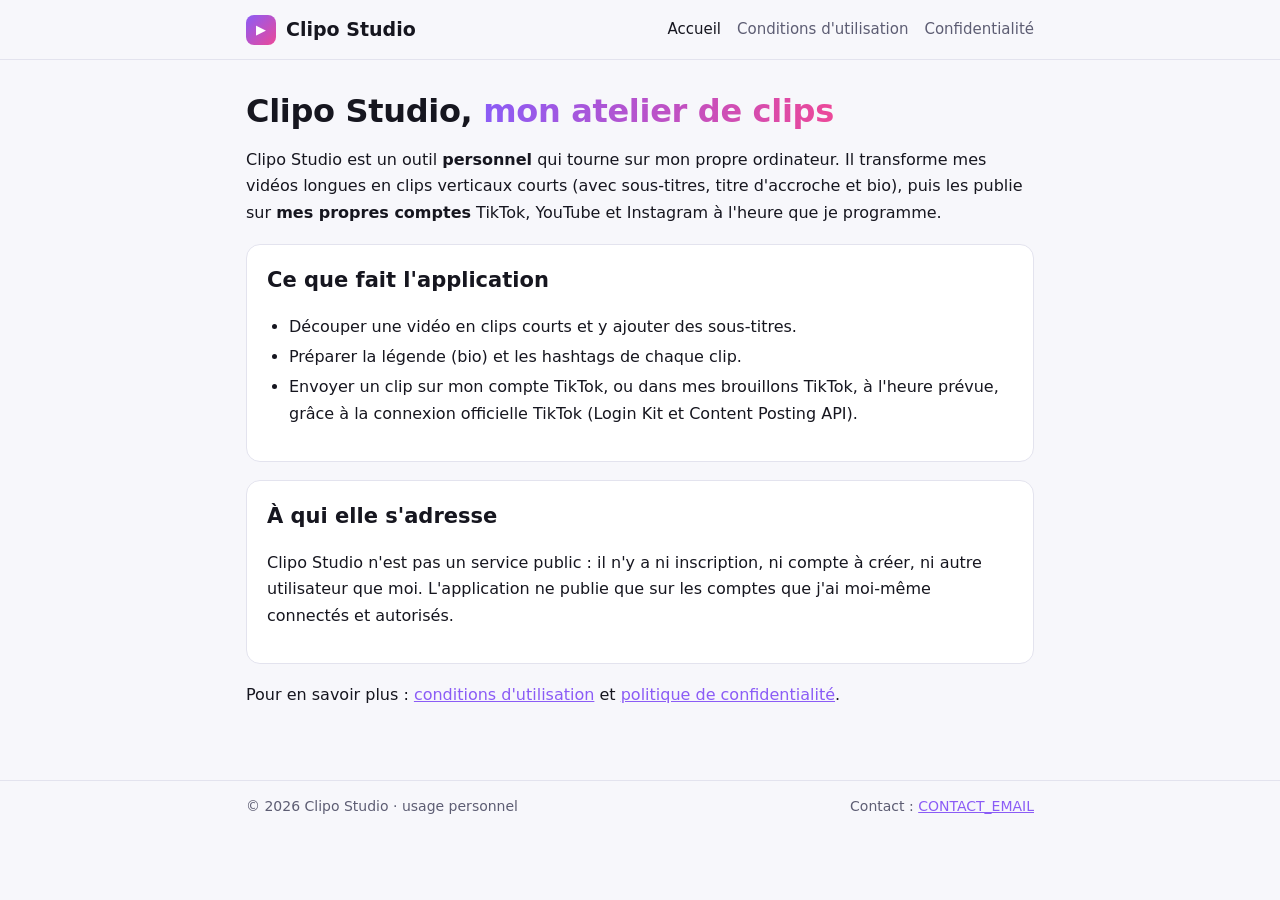
<file: index.html>
<!doctype html>
<html lang="fr">
<head>
  <meta charset="utf-8">
  <meta name="viewport" content="width=device-width, initial-scale=1">
  <title>Clipo Studio</title>
  <meta name="description" content="Clipo Studio : outil personnel qui crée des clips courts à partir de mes vidéos et les publie sur mes comptes à l'heure programmée.">
  <link rel="stylesheet" href="style.css">
</head>
<body>
  <header><div class="bar">
    <a class="logo" href="./"><span>▶</span>Clipo Studio</a>
    <nav><a href="./" aria-current="page">Accueil</a><a href="conditions.html">Conditions d'utilisation</a><a href="confidentialite.html">Confidentialité</a></nav>
  </div></header>

  <main>
    <h1>Clipo Studio, <span class="grad">mon atelier de clips</span></h1>
    <p>Clipo Studio est un outil <b>personnel</b> qui tourne sur mon propre ordinateur. Il transforme mes vidéos longues en clips verticaux courts (avec sous-titres, titre d'accroche et bio), puis les publie sur <b>mes propres comptes</b> TikTok, YouTube et Instagram à l'heure que je programme.</p>

    <div class="card">
      <h2 style="margin-top:0">Ce que fait l'application</h2>
      <ul>
        <li>Découper une vidéo en clips courts et y ajouter des sous-titres.</li>
        <li>Préparer la légende (bio) et les hashtags de chaque clip.</li>
        <li>Envoyer un clip sur mon compte TikTok, ou dans mes brouillons TikTok, à l'heure prévue, grâce à la connexion officielle TikTok (Login Kit et Content Posting API).</li>
      </ul>
    </div>

    <div class="card">
      <h2 style="margin-top:0">À qui elle s'adresse</h2>
      <p>Clipo Studio n'est pas un service public : il n'y a ni inscription, ni compte à créer, ni autre utilisateur que moi. L'application ne publie que sur les comptes que j'ai moi-même connectés et autorisés.</p>
    </div>

    <p>Pour en savoir plus : <a href="conditions.html">conditions d'utilisation</a> et <a href="confidentialite.html">politique de confidentialité</a>.</p>
  </main>

  <footer><div class="bar"><span>© 2026 Clipo Studio · usage personnel</span><span>Contact : <a href="mailto:CONTACT_EMAIL">CONTACT_EMAIL</a></span></div></footer>
</body>
</html>
</file>
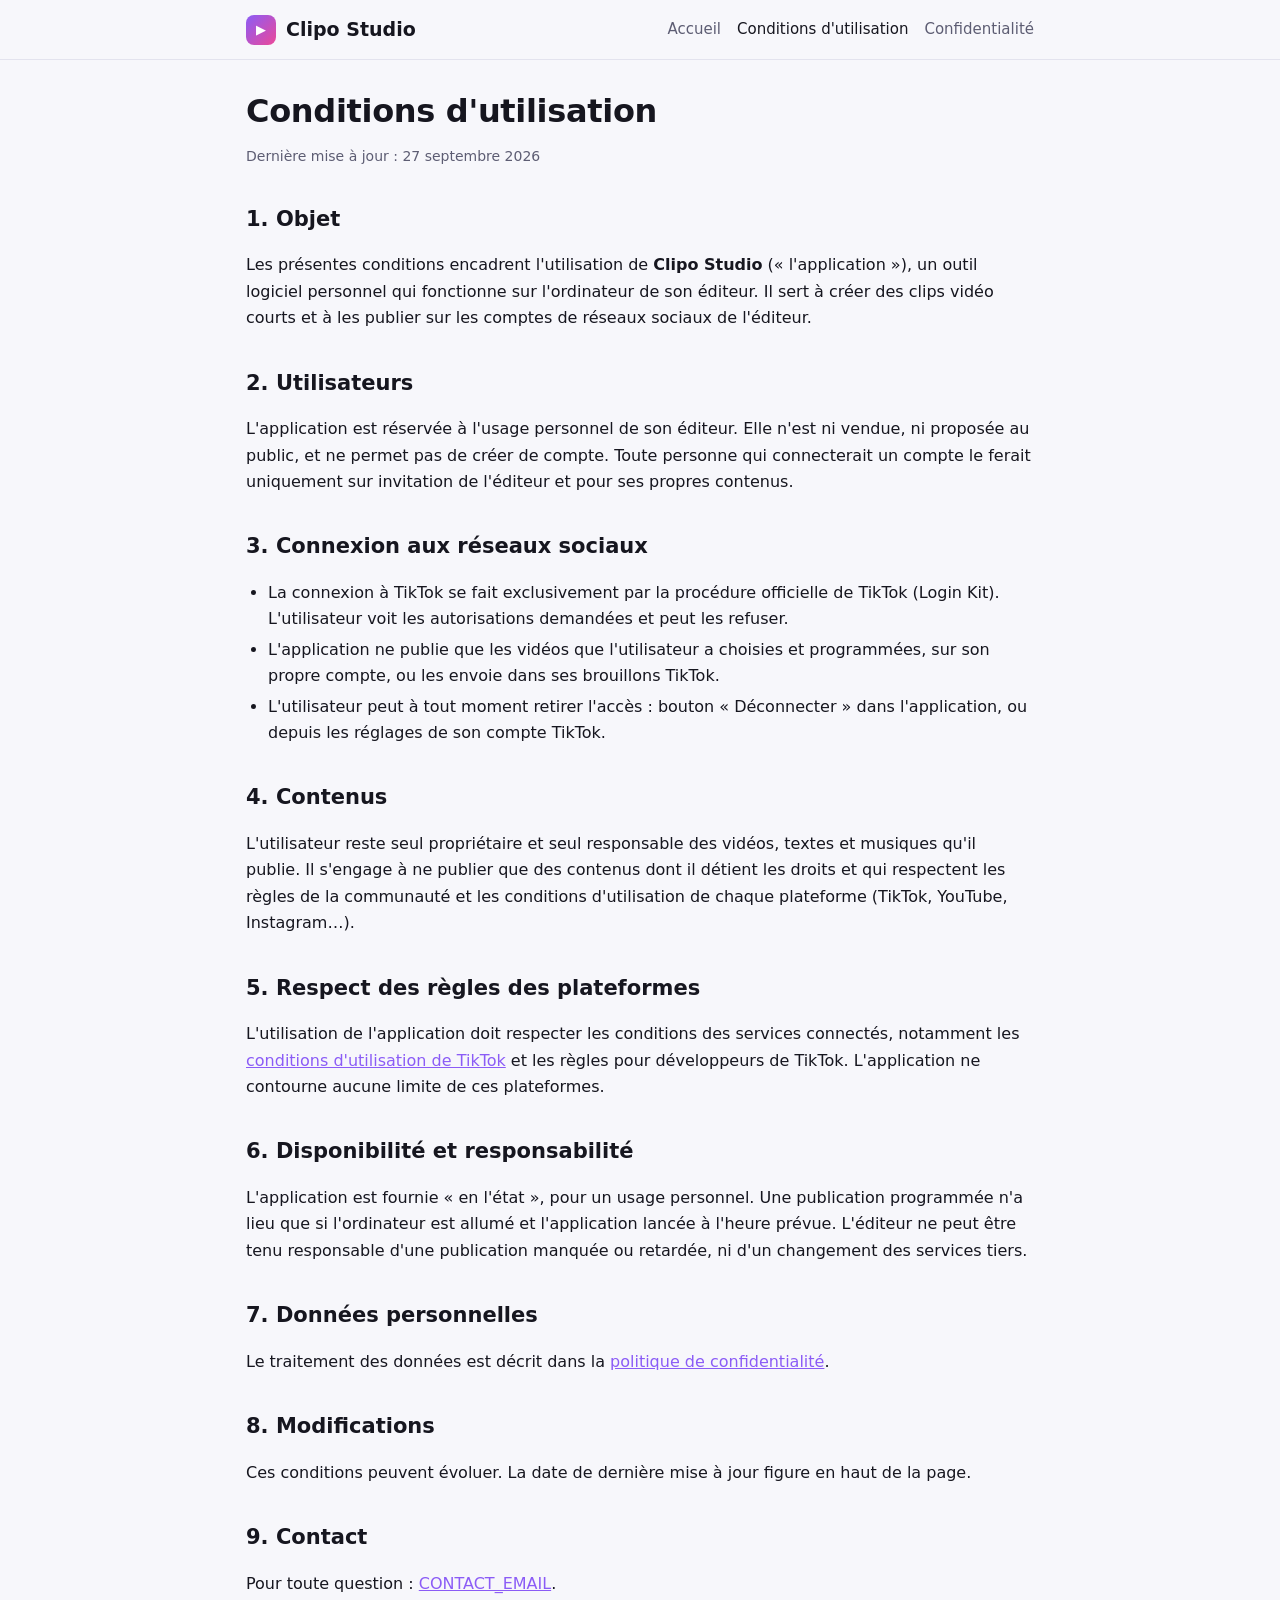
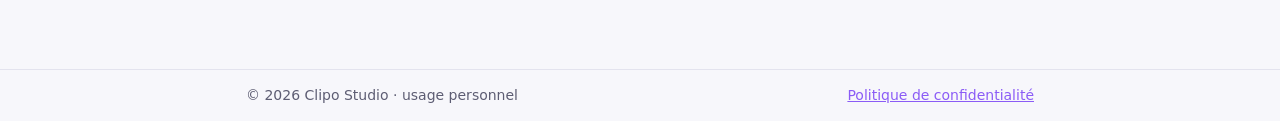
<file: conditions.html>
<!doctype html>
<html lang="fr">
<head>
  <meta charset="utf-8">
  <meta name="viewport" content="width=device-width, initial-scale=1">
  <title>Conditions d'utilisation · Clipo Studio</title>
  <link rel="stylesheet" href="style.css">
</head>
<body>
  <header><div class="bar">
    <a class="logo" href="./"><span>▶</span>Clipo Studio</a>
    <nav><a href="./">Accueil</a><a href="conditions.html" aria-current="page">Conditions d'utilisation</a><a href="confidentialite.html">Confidentialité</a></nav>
  </div></header>

  <main>
    <h1>Conditions d'utilisation</h1>
    <p class="maj">Dernière mise à jour : 27 septembre 2026</p>

    <h2>1. Objet</h2>
    <p>Les présentes conditions encadrent l'utilisation de <b>Clipo Studio</b> (« l'application »), un outil logiciel personnel qui fonctionne sur l'ordinateur de son éditeur. Il sert à créer des clips vidéo courts et à les publier sur les comptes de réseaux sociaux de l'éditeur.</p>

    <h2>2. Utilisateurs</h2>
    <p>L'application est réservée à l'usage personnel de son éditeur. Elle n'est ni vendue, ni proposée au public, et ne permet pas de créer de compte. Toute personne qui connecterait un compte le ferait uniquement sur invitation de l'éditeur et pour ses propres contenus.</p>

    <h2>3. Connexion aux réseaux sociaux</h2>
    <ul>
      <li>La connexion à TikTok se fait exclusivement par la procédure officielle de TikTok (Login Kit). L'utilisateur voit les autorisations demandées et peut les refuser.</li>
      <li>L'application ne publie que les vidéos que l'utilisateur a choisies et programmées, sur son propre compte, ou les envoie dans ses brouillons TikTok.</li>
      <li>L'utilisateur peut à tout moment retirer l'accès : bouton « Déconnecter » dans l'application, ou depuis les réglages de son compte TikTok.</li>
    </ul>

    <h2>4. Contenus</h2>
    <p>L'utilisateur reste seul propriétaire et seul responsable des vidéos, textes et musiques qu'il publie. Il s'engage à ne publier que des contenus dont il détient les droits et qui respectent les règles de la communauté et les conditions d'utilisation de chaque plateforme (TikTok, YouTube, Instagram…).</p>

    <h2>5. Respect des règles des plateformes</h2>
    <p>L'utilisation de l'application doit respecter les conditions des services connectés, notamment les <a href="https://www.tiktok.com/legal/page/eea/terms-of-service/fr" target="_blank" rel="noopener">conditions d'utilisation de TikTok</a> et les règles pour développeurs de TikTok. L'application ne contourne aucune limite de ces plateformes.</p>

    <h2>6. Disponibilité et responsabilité</h2>
    <p>L'application est fournie « en l'état », pour un usage personnel. Une publication programmée n'a lieu que si l'ordinateur est allumé et l'application lancée à l'heure prévue. L'éditeur ne peut être tenu responsable d'une publication manquée ou retardée, ni d'un changement des services tiers.</p>

    <h2>7. Données personnelles</h2>
    <p>Le traitement des données est décrit dans la <a href="confidentialite.html">politique de confidentialité</a>.</p>

    <h2>8. Modifications</h2>
    <p>Ces conditions peuvent évoluer. La date de dernière mise à jour figure en haut de la page.</p>

    <h2>9. Contact</h2>
    <p>Pour toute question : <a href="mailto:CONTACT_EMAIL">CONTACT_EMAIL</a>.</p>
  </main>

  <footer><div class="bar"><span>© 2026 Clipo Studio · usage personnel</span><span><a href="confidentialite.html">Politique de confidentialité</a></span></div></footer>
</body>
</html>
</file>
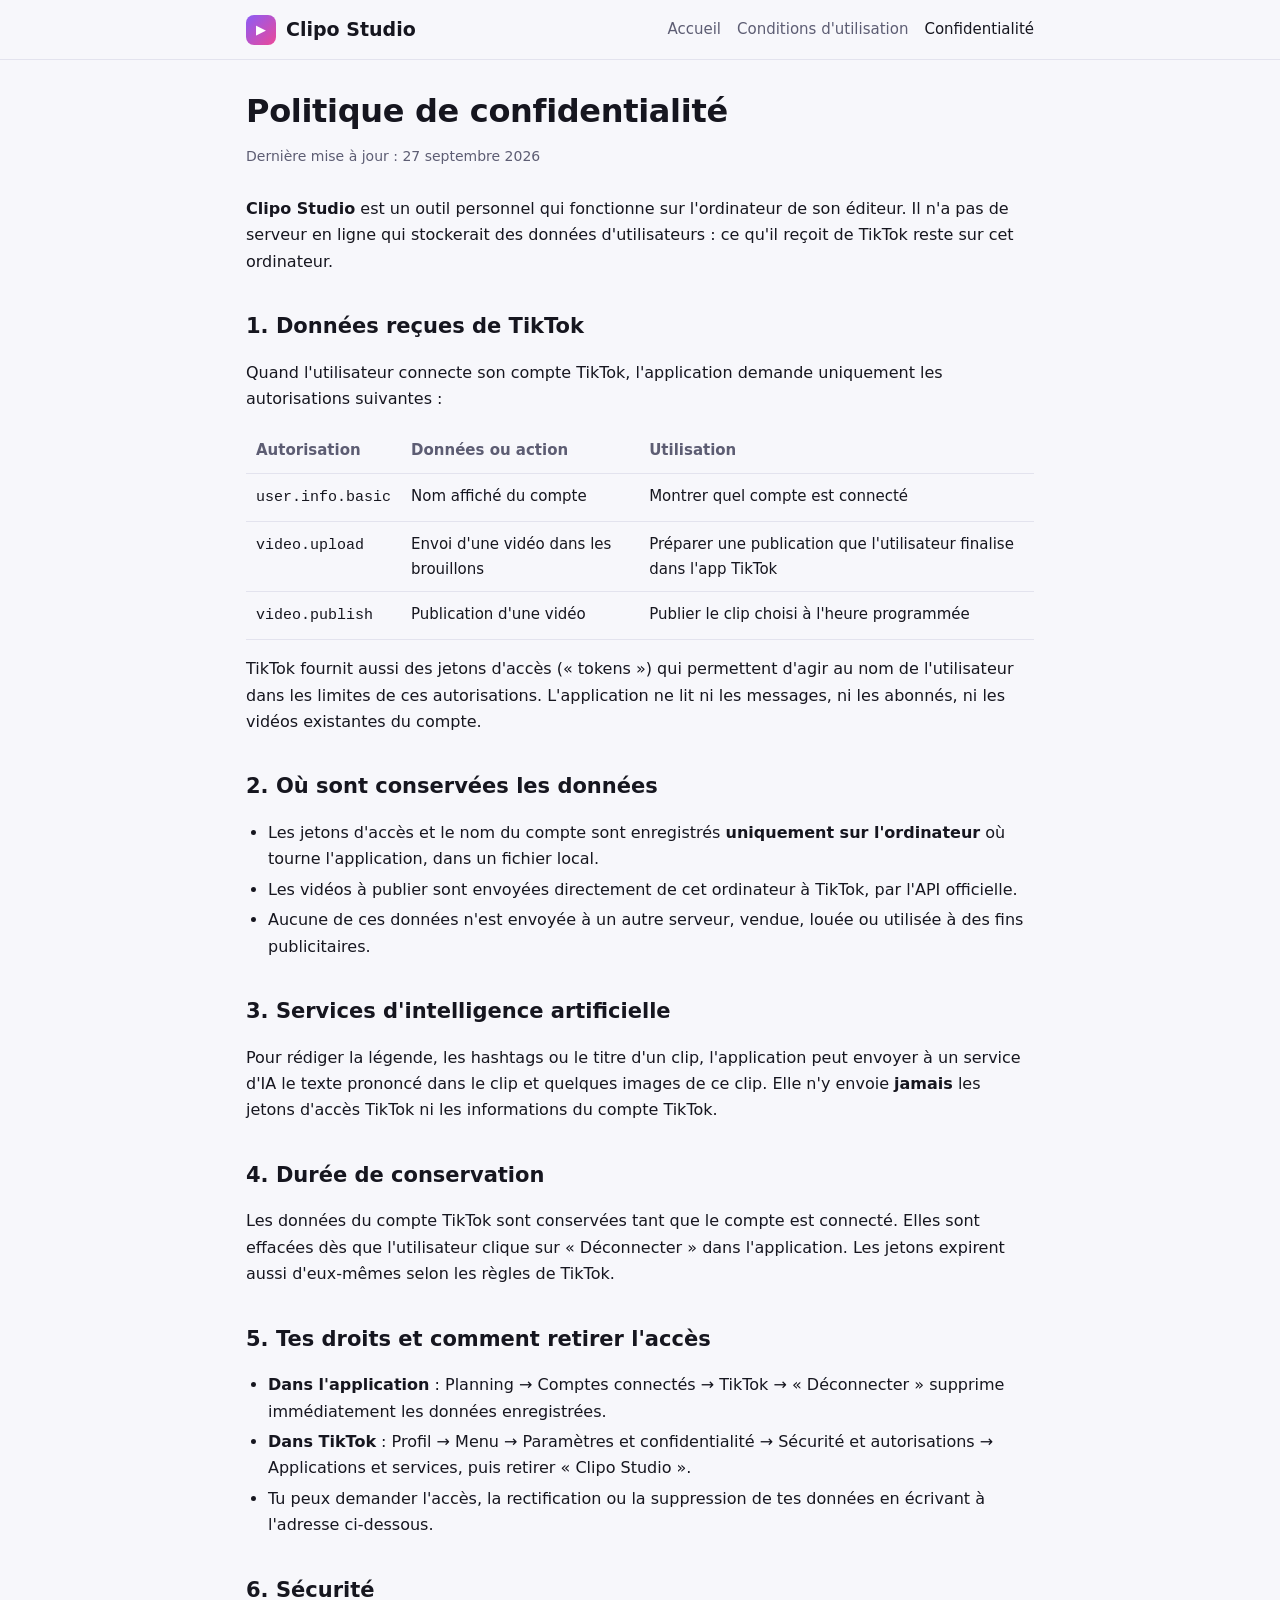
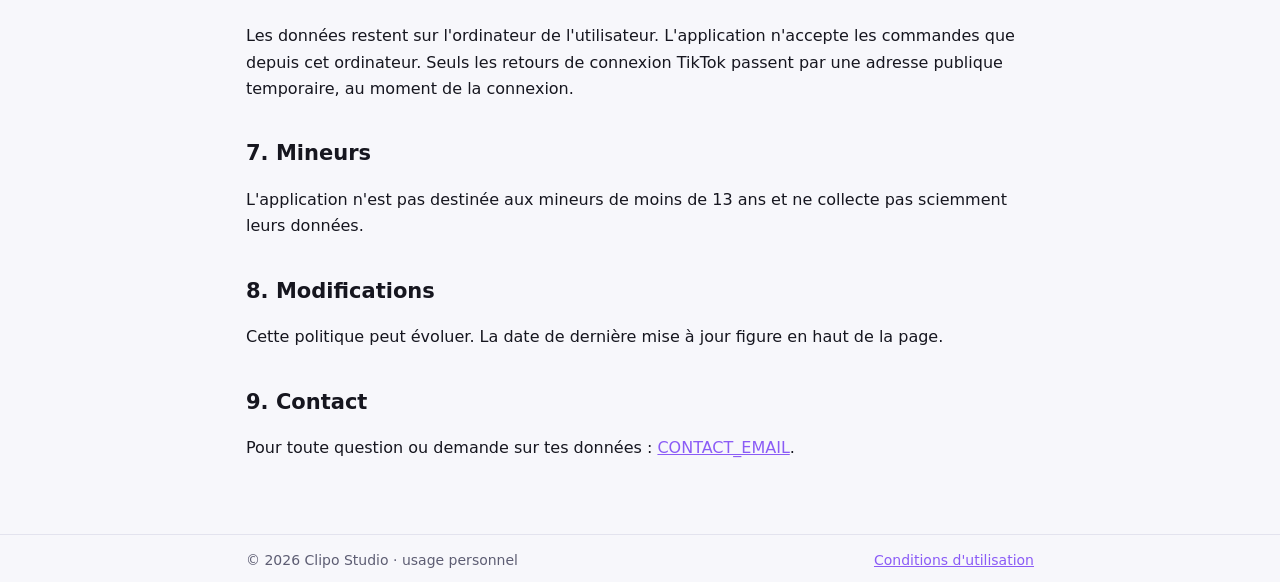
<file: confidentialite.html>
<!doctype html>
<html lang="fr">
<head>
  <meta charset="utf-8">
  <meta name="viewport" content="width=device-width, initial-scale=1">
  <title>Politique de confidentialité · Clipo Studio</title>
  <link rel="stylesheet" href="style.css">
</head>
<body>
  <header><div class="bar">
    <a class="logo" href="./"><span>▶</span>Clipo Studio</a>
    <nav><a href="./">Accueil</a><a href="conditions.html">Conditions d'utilisation</a><a href="confidentialite.html" aria-current="page">Confidentialité</a></nav>
  </div></header>

  <main>
    <h1>Politique de confidentialité</h1>
    <p class="maj">Dernière mise à jour : 27 septembre 2026</p>

    <p><b>Clipo Studio</b> est un outil personnel qui fonctionne sur l'ordinateur de son éditeur. Il n'a pas de serveur en ligne qui stockerait des données d'utilisateurs : ce qu'il reçoit de TikTok reste sur cet ordinateur.</p>

    <h2>1. Données reçues de TikTok</h2>
    <p>Quand l'utilisateur connecte son compte TikTok, l'application demande uniquement les autorisations suivantes :</p>
    <table>
      <tr><th>Autorisation</th><th>Données ou action</th><th>Utilisation</th></tr>
      <tr><td><code>user.info.basic</code></td><td>Nom affiché du compte</td><td>Montrer quel compte est connecté</td></tr>
      <tr><td><code>video.upload</code></td><td>Envoi d'une vidéo dans les brouillons</td><td>Préparer une publication que l'utilisateur finalise dans l'app TikTok</td></tr>
      <tr><td><code>video.publish</code></td><td>Publication d'une vidéo</td><td>Publier le clip choisi à l'heure programmée</td></tr>
    </table>
    <p>TikTok fournit aussi des jetons d'accès (« tokens ») qui permettent d'agir au nom de l'utilisateur dans les limites de ces autorisations. L'application ne lit ni les messages, ni les abonnés, ni les vidéos existantes du compte.</p>

    <h2>2. Où sont conservées les données</h2>
    <ul>
      <li>Les jetons d'accès et le nom du compte sont enregistrés <b>uniquement sur l'ordinateur</b> où tourne l'application, dans un fichier local.</li>
      <li>Les vidéos à publier sont envoyées directement de cet ordinateur à TikTok, par l'API officielle.</li>
      <li>Aucune de ces données n'est envoyée à un autre serveur, vendue, louée ou utilisée à des fins publicitaires.</li>
    </ul>

    <h2>3. Services d'intelligence artificielle</h2>
    <p>Pour rédiger la légende, les hashtags ou le titre d'un clip, l'application peut envoyer à un service d'IA le texte prononcé dans le clip et quelques images de ce clip. Elle n'y envoie <b>jamais</b> les jetons d'accès TikTok ni les informations du compte TikTok.</p>

    <h2>4. Durée de conservation</h2>
    <p>Les données du compte TikTok sont conservées tant que le compte est connecté. Elles sont effacées dès que l'utilisateur clique sur « Déconnecter » dans l'application. Les jetons expirent aussi d'eux-mêmes selon les règles de TikTok.</p>

    <h2>5. Tes droits et comment retirer l'accès</h2>
    <ul>
      <li><b>Dans l'application</b> : Planning → Comptes connectés → TikTok → « Déconnecter » supprime immédiatement les données enregistrées.</li>
      <li><b>Dans TikTok</b> : Profil → Menu → Paramètres et confidentialité → Sécurité et autorisations → Applications et services, puis retirer « Clipo Studio ».</li>
      <li>Tu peux demander l'accès, la rectification ou la suppression de tes données en écrivant à l'adresse ci-dessous.</li>
    </ul>

    <h2>6. Sécurité</h2>
    <p>Les données restent sur l'ordinateur de l'utilisateur. L'application n'accepte les commandes que depuis cet ordinateur. Seuls les retours de connexion TikTok passent par une adresse publique temporaire, au moment de la connexion.</p>

    <h2>7. Mineurs</h2>
    <p>L'application n'est pas destinée aux mineurs de moins de 13 ans et ne collecte pas sciemment leurs données.</p>

    <h2>8. Modifications</h2>
    <p>Cette politique peut évoluer. La date de dernière mise à jour figure en haut de la page.</p>

    <h2>9. Contact</h2>
    <p>Pour toute question ou demande sur tes données : <a href="mailto:CONTACT_EMAIL">CONTACT_EMAIL</a>.</p>
  </main>

  <footer><div class="bar"><span>© 2026 Clipo Studio · usage personnel</span><span><a href="conditions.html">Conditions d'utilisation</a></span></div></footer>
</body>
</html>
</file>
<file: style.css>
:root {
  --bg: #0b0b12; --card: #171724; --line: #2a2a3d; --text: #ececf4; --muted: #9a9ab2;
  --accent: #8b5cf6; --accent2: #ec4899;
}
@media (prefers-color-scheme: light) {
  :root { --bg: #f7f7fb; --card: #ffffff; --line: #e3e3ee; --text: #16161f; --muted: #5d5d73; }
}
* { box-sizing: border-box; }
body { margin: 0; background: var(--bg); color: var(--text); font: 16px/1.65 system-ui, -apple-system, "Segoe UI", Roboto, sans-serif; }
header { border-bottom: 1px solid var(--line); }
.bar { max-width: 820px; margin: 0 auto; padding: 14px 16px; display: flex; align-items: center; gap: 12px; flex-wrap: wrap; }
.logo { display: flex; align-items: center; gap: 10px; font-weight: 800; font-size: 19px; color: var(--text); text-decoration: none; }
.logo span { width: 30px; height: 30px; border-radius: 8px; display: grid; place-items: center; color: #fff; font-size: 13px;
  background: linear-gradient(135deg, var(--accent), var(--accent2)); }
nav { margin-left: auto; display: flex; gap: 16px; flex-wrap: wrap; }
nav a { color: var(--muted); text-decoration: none; font-size: 15px; }
nav a:hover, nav a[aria-current] { color: var(--text); }
main { max-width: 820px; margin: 0 auto; padding: 32px 16px 56px; }
h1 { font-size: 32px; line-height: 1.2; margin: 0 0 8px; letter-spacing: -.01em; }
h2 { font-size: 21px; margin: 34px 0 8px; }
.maj { color: var(--muted); font-size: 14px; margin-bottom: 28px; }
.card { background: var(--card); border: 1px solid var(--line); border-radius: 14px; padding: 18px 20px; margin: 18px 0; }
.grad { background: linear-gradient(90deg, var(--accent), var(--accent2)); -webkit-background-clip: text; background-clip: text; color: transparent; }
a { color: var(--accent); }
ul { padding-left: 22px; }
li { margin: 4px 0; }
table { width: 100%; border-collapse: collapse; margin: 12px 0; font-size: 15px; }
th, td { text-align: left; vertical-align: top; padding: 10px; border-bottom: 1px solid var(--line); }
th { color: var(--muted); font-weight: 600; }
footer { border-top: 1px solid var(--line); color: var(--muted); font-size: 14px; }
footer .bar { justify-content: space-between; }
@media (max-width: 560px) { h1 { font-size: 26px; } table { font-size: 14px; } th, td { padding: 8px 6px; } }
</file>
